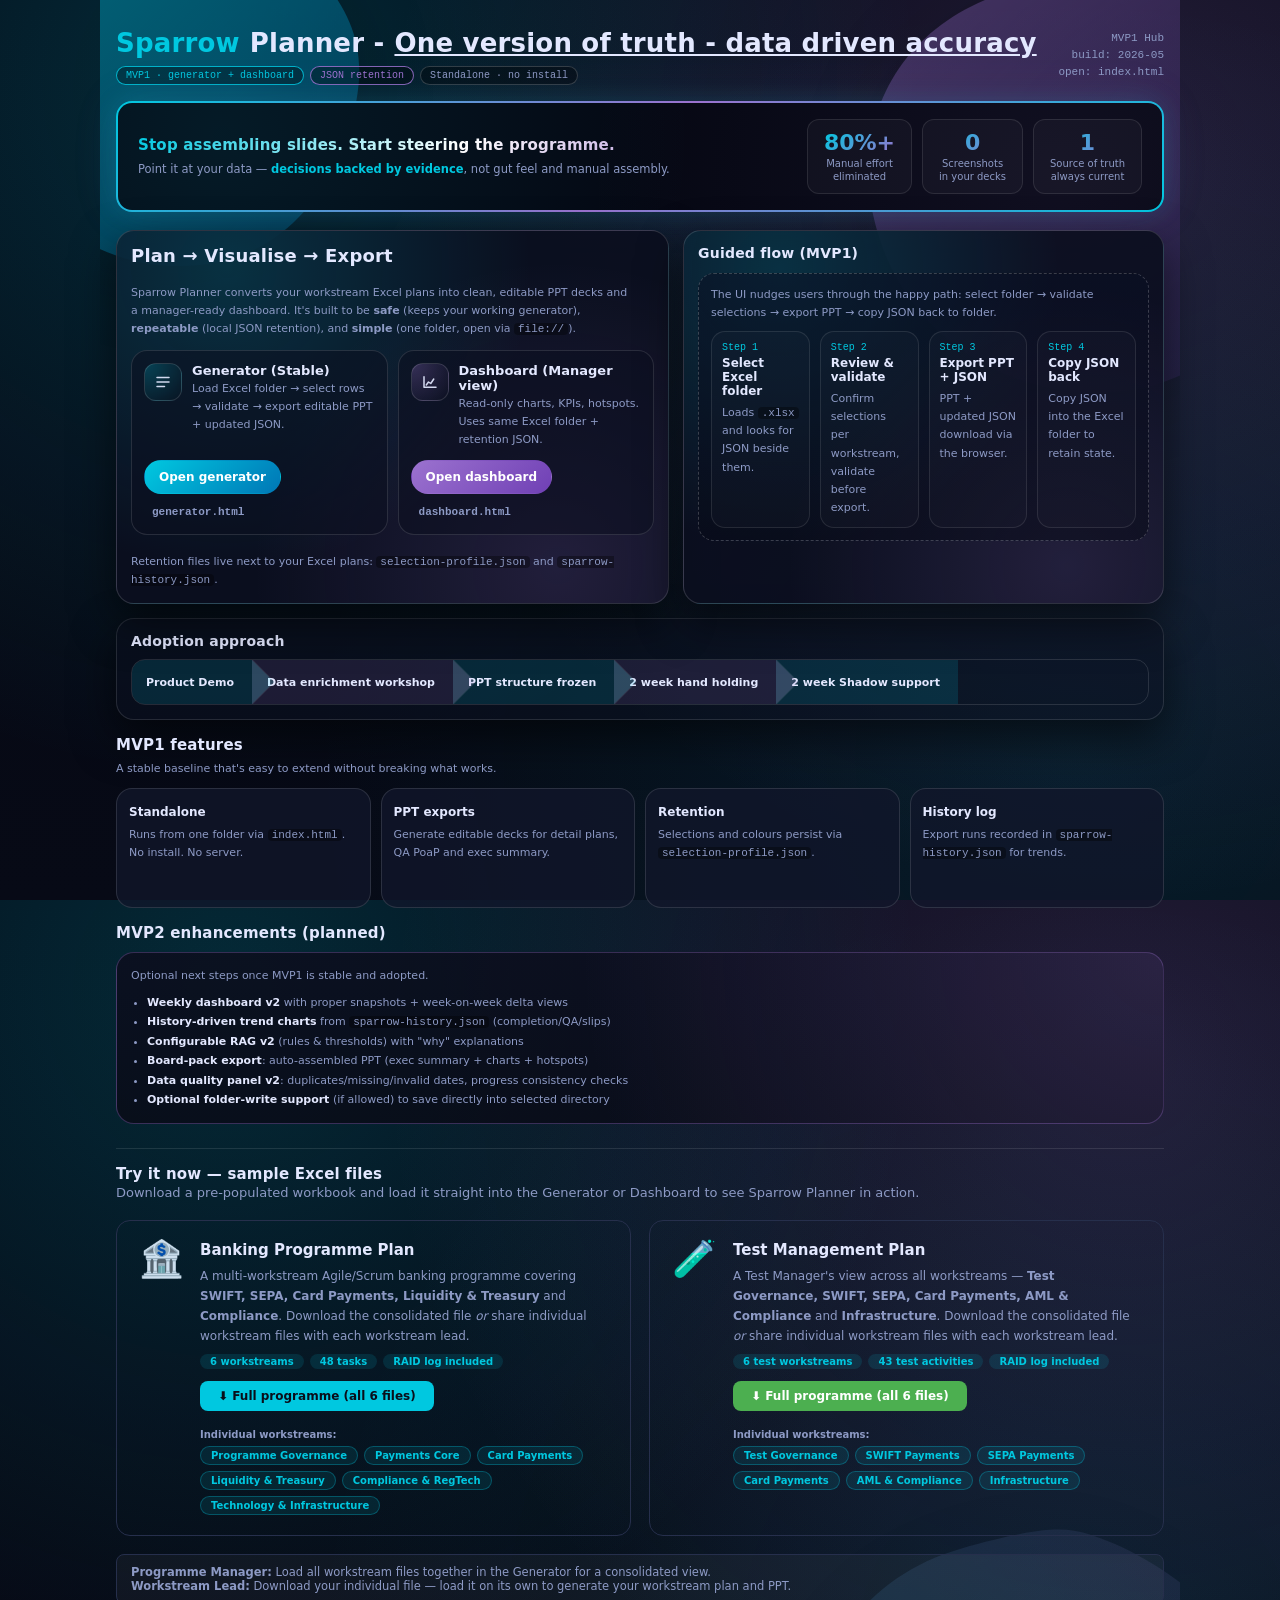
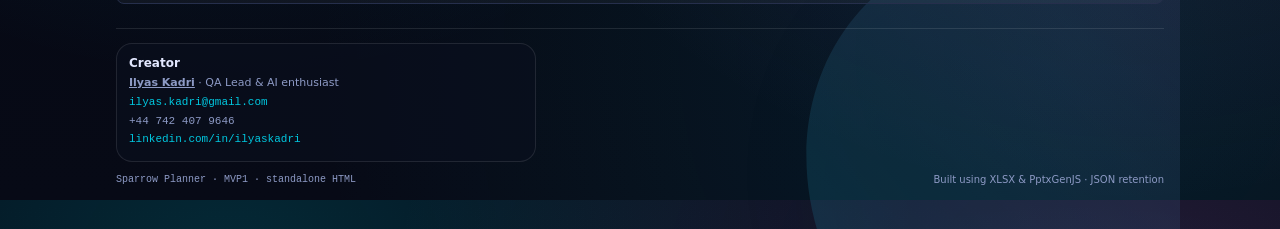
<file: index.html>
<!DOCTYPE html>
<html lang="en">
<head>
<meta charset="UTF-8"/>
<meta name="viewport" content="width=device-width,initial-scale=1.0"/>
<title>Sparrow Planner · MVP1 Hub</title>

<!-- Shared + page-specific CSS -->
<link rel="stylesheet" href="css/sparrow-theme.css"/>
<link rel="stylesheet" href="css/index.css"/>
</head>

<body>
<div class="container">
  <!-- Decorative shapes -->
  <div class="bg-shapes" aria-hidden="true">
    <svg class="s1" viewBox="0 0 400 400" xmlns="http://www.w3.org/2000/svg">
      <defs>
        <linearGradient id="g1" x1="0" y1="0" x2="1" y2="1">
          <stop offset="0" stop-color="#00c8e0" stop-opacity=".85"/>
          <stop offset="1" stop-color="#0077b6" stop-opacity=".55"/>
        </linearGradient>
      </defs>
      <path d="M265,35 C330,70 385,120 380,190 C375,260 330,350 240,365 C150,380 70,330 40,250 C10,170 60,90 135,55 C210,20 220,20 265,35 Z" fill="url(#g1)"/>
    </svg>

    <svg class="s2" viewBox="0 0 520 520" xmlns="http://www.w3.org/2000/svg">
      <defs>
        <linearGradient id="g2" x1="0" y1="0" x2="1" y2="1">
          <stop offset="0" stop-color="#9b72cf" stop-opacity=".80"/>
          <stop offset="1" stop-color="#4a2a8a" stop-opacity=".35"/>
        </linearGradient>
      </defs>
      <path d="M330,55 C415,90 500,165 490,255 C480,345 420,455 310,470 C200,485 95,425 60,320 C25,215 70,120 165,80 C260,40 275,40 330,55 Z" fill="url(#g2)"/>
    </svg>

    <svg class="s3" viewBox="0 0 560 560" xmlns="http://www.w3.org/2000/svg">
      <defs>
        <linearGradient id="g3" x1="0" y1="1" x2="1" y2="0">
          <stop offset="0" stop-color="#00c8e0" stop-opacity=".40"/>
          <stop offset="1" stop-color="#9b72cf" stop-opacity=".25"/>
        </linearGradient>
      </defs>
      <path d="M355,85 C445,125 540,220 520,320 C500,420 410,520 290,530 C170,540 70,460 50,340 C30,220 95,120 200,90 C305,60 315,70 355,85 Z" fill="url(#g3)"/>
    </svg>
  </div>

  <header>
    <div class="brand">
      <div class="brand-title"><span>Sparrow</span> Planner -<b> <u> One version of truth - data driven accuracy</u></b> </div>
      <div class="pills">
        <div class="pill a">MVP1 · generator + dashboard</div>
        <div class="pill b">JSON retention</div>
        <div class="pill">Standalone · no install</div>
      </div>
    </div>
    <div class="build">
      <div>MVP1 Hub</div>
      <div class="mono">build: 2026‑05</div>
      <div class="mono">open: index.html</div>
    </div>
  </header>

  <!-- ===== THE SHIFT — Compact Value Block ===== -->
  <section class="value-block" aria-label="Why Sparrow">
    <div class="value-block-inner">
      <div class="value-tagline">
        <div class="value-headline">Stop assembling slides. Start steering the programme.</div>
        <div class="value-sub">
          Point it at your data — <em>decisions backed by evidence</em>, not gut feel and manual assembly.
        </div>
      </div>
      <div class="value-stats">
        <div class="value-stat">
          <div class="num">80%+</div>
          <div class="label">Manual effort<br/>eliminated</div>
        </div>
        <div class="value-stat">
          <div class="num">0</div>
          <div class="label">Screenshots<br/>in your decks</div>
        </div>
        <div class="value-stat">
          <div class="num">1</div>
          <div class="label">Source of truth<br/>always current</div>
        </div>
      </div>
    </div>
  </section>

  <!-- TOP STRIP: Left = Plan→Visualise→Export, Right = Guided flow (MVP1) -->
  <section class="top-strip" aria-label="Top strip">
    <!-- Left -->
    <div class="top-card">
      <div class="top-title">
        <h1>Plan → Visualise → Export</h1>
      </div>

      <div class="top-sub">
        Sparrow Planner converts your workstream Excel plans into clean, editable PPT decks and a manager-ready dashboard.
        It's built to be <b>safe</b> (keeps your working generator), <b>repeatable</b> (local JSON retention), and <b>simple</b>
        (one folder, open via <code>file://</code>).
      </div>

      <div class="actions-compact" aria-label="Navigation">
        <div class="action-card">
          <div class="action-head">
            <div class="icon" aria-hidden="true">
              <svg width="18" height="18" viewBox="0 0 24 24" fill="none">
                <path d="M4 6h16M4 12h16M4 18h10" stroke="rgba(227,232,255,.92)" stroke-width="2" stroke-linecap="round"/>
              </svg>
            </div>
            <div style="min-width:0">
              <div class="action-title">Generator (Stable)</div>
              <div class="action-desc">
                Load Excel folder → select rows → validate → export editable PPT + updated JSON.
              </div>
            </div>
          </div>
          <div class="action-buttons">
            <button class="btn primary" onclick="openTool('generator.html')">Open generator</button>
            <button class="btn ghost mono" onclick="openTool('generator.html')">generator.html</button>
          </div>
        </div>

        <div class="action-card">
          <div class="action-head">
            <div class="icon purple" aria-hidden="true">
              <svg width="18" height="18" viewBox="0 0 24 24" fill="none">
                <path d="M4 19V5M4 19h16" stroke="rgba(227,232,255,.92)" stroke-width="2" stroke-linecap="round"/>
                <path d="M7 16l3-4 3 2 4-6" stroke="rgba(227,232,255,.92)" stroke-width="2" stroke-linecap="round" stroke-linejoin="round"/>
              </svg>
            </div>
            <div style="min-width:0">
              <div class="action-title">Dashboard (Manager view)</div>
              <div class="action-desc">
                Read‑only charts, KPIs, hotspots. Uses same Excel folder + retention JSON.
              </div>
            </div>
          </div>
          <div class="action-buttons">
            <button class="btn secondary" onclick="openTool('dashboard.html')">Open dashboard</button>
            <button class="btn ghost mono" onclick="openTool('dashboard.html')">dashboard.html</button>
          </div>
        </div>
      </div>

      <div class="top-sub">
        Retention files live next to your Excel plans:
        <code>selection-profile.json</code> and <code>sparrow-history.json</code>.
      </div>
    </div>

    <!-- Right -->
    <div class="top-card">
      <div class="top-title">
        <h2>Guided flow (MVP1)</h2>
      </div>

      <div class="howto" aria-label="How to use (guided flow)">
        <div class="hint">
          The UI nudges users through the happy path: select folder → validate selections → export PPT → copy JSON back to folder.
        </div>

        <div class="steps">
          <div class="step">
            <div class="id">Step 1</div>
            <div class="t">Select Excel folder</div>
            <div class="d">Loads <code>.xlsx</code> and looks for JSON beside them.</div>
          </div>
          <div class="step">
            <div class="id">Step 2</div>
            <div class="t">Review & validate</div>
            <div class="d">Confirm selections per workstream, validate before export.</div>
          </div>
          <div class="step">
            <div class="id">Step 3</div>
            <div class="t">Export PPT + JSON</div>
            <div class="d">PPT + updated JSON download via the browser.</div>
          </div>
          <div class="step">
            <div class="id">Step 4</div>
            <div class="t">Copy JSON back</div>
            <div class="d">Copy JSON into the Excel folder to retain state.</div>
          </div>
        </div>
      </div>
    </div>
  </section>

  <!-- Adoption approach -->
  <section class="adoption-wrap" aria-label="Adoption approach">
    <div class="adoption-title">Adoption approach</div>
    <div class="chevrons" role="list">
      <div class="chev" role="listitem">Product Demo</div>
      <div class="chev" role="listitem">Data enrichment workshop</div>
      <div class="chev" role="listitem">PPT structure frozen</div>
      <div class="chev" role="listitem">2 week hand holding</div>
      <div class="chev" role="listitem">2 week Shadow support</div>
    </div>
  </section>

  <!-- MVP1 Features -->
  <section class="section" aria-label="MVP1 Features">
    <h2>MVP1 features</h2>
    <div class="hint">A stable baseline that's easy to extend without breaking what works.</div>

    <div class="feature-grid">
      <div class="feature">
        <b>Standalone</b>
        <p>Runs from one folder via <code>index.html</code>. No install. No server.</p>
      </div>
      <div class="feature">
        <b>PPT exports</b>
        <p>Generate editable decks for detail plans, QA PoaP and exec summary.</p>
      </div>
      <div class="feature">
        <b>Retention</b>
        <p>Selections and colours persist via <code>selection-profile.json</code>.</p>
      </div>
      <div class="feature">
        <b>History log</b>
        <p>Export runs recorded in <code>sparrow-history.json</code> for trends.</p>
      </div>
    </div>
  </section>

  <!-- MVP2 -->
  <section class="section" aria-label="MVP2 enhancements">
    <h2>MVP2 enhancements (planned)</h2>
    <div class="roadmap">
      <div class="hint">Optional next steps once MVP1 is stable and adopted.</div>
      <ul>
        <li><b>Weekly dashboard v2</b> with proper snapshots + week-on-week delta views</li>
        <li><b>History-driven trend charts</b> from <code>sparrow-history.json</code> (completion/QA/slips)</li>
        <li><b>Configurable RAG v2</b> (rules & thresholds) with "why" explanations</li>
        <li><b>Board-pack export</b>: auto-assembled PPT (exec summary + charts + hotspots)</li>
        <li><b>Data quality panel v2</b>: duplicates/missing/invalid dates, progress consistency checks</li>
        <li><b>Optional folder-write support</b> (if allowed) to save directly into selected directory</li>
      </ul>
    </div>
  </section>

  <div class="hr"></div>

  <!-- ── Sample Files ── -->
  <section class="section samples-section" aria-label="Sample Excel files">
    <h2>Try it now — sample Excel files</h2>
    <p class="samples-intro">Download a pre-populated workbook and load it straight into the Generator or Dashboard to see Sparrow Planner in action.</p>
    <div class="samples-grid">

      <div class="sample-card">
        <div class="sample-icon">🏦</div>
        <div class="sample-body">
          <h3>Banking Programme Plan</h3>
          <p class="sample-desc">
            A multi-workstream Agile/Scrum banking programme covering <b>SWIFT, SEPA, Card Payments, Liquidity &amp; Treasury</b> and <b>Compliance</b>.
            Download the consolidated file <em>or</em> share individual workstream files with each workstream lead.
          </p>
          <ul class="sample-tags">
            <li>6 workstreams</li><li>48 tasks</li><li>RAID log included</li>
          </ul>
          <a class="btn-sample" href="samples/Sample1_All_Workstreams.zip" download>⬇ Full programme (all 6 files)</a>
          <div class="sample-ws-links">
            <span class="sample-ws-label">Individual workstreams:</span>
            <a href="samples/sample1/Programme_Governance.xlsx" download>Programme Governance</a>
            <a href="samples/sample1/Payments_Core.xlsx" download>Payments Core</a>
            <a href="samples/sample1/Card_Payments.xlsx" download>Card Payments</a>
            <a href="samples/sample1/Liquidity_Treasury.xlsx" download>Liquidity &amp; Treasury</a>
            <a href="samples/sample1/Compliance_RegTech.xlsx" download>Compliance &amp; RegTech</a>
            <a href="samples/sample1/Technology_Infrastructure.xlsx" download>Technology &amp; Infrastructure</a>
          </div>
        </div>
      </div>

      <div class="sample-card">
        <div class="sample-icon">🧪</div>
        <div class="sample-body">
          <h3>Test Management Plan</h3>
          <p class="sample-desc">
            A Test Manager's view across all workstreams — <b>Test Governance, SWIFT, SEPA, Card Payments, AML &amp; Compliance</b> and <b>Infrastructure</b>.
            Download the consolidated file <em>or</em> share individual workstream files with each workstream lead.
          </p>
          <ul class="sample-tags">
            <li>6 test workstreams</li><li>43 test activities</li><li>RAID log included</li>
          </ul>
          <a class="btn-sample btn-sample--green" href="samples/Sample2_All_Workstreams.zip" download>⬇ Full programme (all 6 files)</a>
          <div class="sample-ws-links">
            <span class="sample-ws-label">Individual workstreams:</span>
            <a href="samples/sample2/Test_Governance.xlsx" download>Test Governance</a>
            <a href="samples/sample2/SWIFT_Payments.xlsx" download>SWIFT Payments</a>
            <a href="samples/sample2/SEPA_Payments.xlsx" download>SEPA Payments</a>
            <a href="samples/sample2/Card_Payments.xlsx" download>Card Payments</a>
            <a href="samples/sample2/AML_Compliance.xlsx" download>AML &amp; Compliance</a>
            <a href="samples/sample2/Infrastructure.xlsx" download>Infrastructure</a>
          </div>
        </div>
      </div>

    </div>
    <p class="samples-hint">
      <b>Programme Manager:</b> Load all workstream files together in the Generator for a consolidated view.<br/>
      <b>Workstream Lead:</b> Download your individual file — load it on its own to generate your workstream plan and PPT.
    </p>
  </section>

  <div class="hr"></div>

  <section class="footer-single" aria-label="Credits">
    <div class="footer-block">
      <h3>Creator</h3>
      <p>
        <b><u>Ilyas Kadri</u></b> · QA Lead &amp; AI enthusiast<br/>
        <span class="mono"><a href="mailto:ilyas.kadri@gmail.com">ilyas.kadri@gmail.com</a></span><br/>
        <span class="mono">+44 742 407 9646</span><br/>
        <span class="mono"><a href="https://www.linkedin.com/in/ilyaskadri/" target="_blank" rel="noopener">linkedin.com/in/ilyaskadri</a></span>
      </p>
    </div>
  </section>

  <div class="footer-meta">
    <div class="mono">Sparrow Planner · MVP1 · standalone HTML</div>
    <div>Built using XLSX &amp; PptxGenJS · JSON retention </div>
  </div>
</div>

<script>
function openTool(fileName){
  window.location.href = fileName;
}
</script>
</body>
</html>
</file>
<file: css/sparrow-theme.css>
/* ===== sparrow-theme.css =====
   Shared design tokens, reset, buttons, badges, inputs.
   Linked by index.html + generator.html.
   ===== */

/* — Design Tokens — */
:root {
  /* Backgrounds */
  --bg:  #050712;
  --bg0: #050712;
  --bg1: #070a16;
  --bg2: #070a16;

  /* Panels */
  --panel:  #0b0f1f;
  --panel2: #11162b;
  --panel3: #151a30;

  /* Borders & accents */
  --border:  #262f4c;
  --accent:  #00c8e0;
  --accent2: #9b72cf;

  /* Text */
  --text:   #e3e8ff;
  --muted:  #8d9ac5;
  --danger: #ff4d5e;
  --green:  #52b788;
  --amber:  #f4a261;

  /* Fonts */
  --mono: "DM Mono", ui-monospace, Menlo, Consolas, "Courier New", monospace;
  --sans: "DM Sans", system-ui, -apple-system, BlinkMacSystemFont, "Segoe UI", sans-serif;
  --head: "Syne", system-ui, sans-serif;

  /* Layout */
  --r:      18px;
  --shadow: 0 18px 44px rgba(0,0,0,.55);
}

/* — Reset — */
*, *::before, *::after { box-sizing: border-box; margin: 0; padding: 0; }
html, body { height: 100%; }

body {
  min-height: 100vh;
  color: var(--text);
  font-family: var(--sans);
}

a { color: var(--accent); text-decoration: none; }

code {
  font-family: var(--mono);
  font-size: 11px;
  background: rgba(0,0,0,.35);
  padding: 0 4px;
  border-radius: 4px;
}

/* — Buttons — */
button, .btn {
  cursor: pointer;
  border-radius: 999px;
  border: 1px solid transparent;
  padding: 7px 13px;
  font-size: 12px;
  font-weight: 600;
  font-family: var(--sans);
  display: inline-flex;
  align-items: center;
  gap: 6px;
}
.btn { padding: 9px 14px; font-weight: 700; gap: 8px; }

button.primary,   .btn.primary   { background: linear-gradient(135deg, #00c8e0, #0077b6); color: #fff; }
button.secondary, .btn.secondary { background: linear-gradient(135deg, #9b72cf, #7040b5); color: #fff; }
button.outline,   .btn.outline   { background: transparent; border-color: rgba(255,255,255,.22); color: var(--text); }
button.ghost,     .btn.ghost     { background: transparent; border: none; color: var(--muted); font-size: 11px; padding: 4px 8px; }
button.danger,    .btn.danger    { background: transparent; border-color: rgba(255,77,94,.7); color: var(--danger); }

/* — Badges — */
.badge {
  font-size: 9px;
  padding: 2px 7px;
  border-radius: 10px;
  font-weight: 600;
  border: 1px solid rgba(255,255,255,.2);
  white-space: nowrap;
}
.badge.ok   { color: var(--green);  border-color: rgba(82,183,136,.7); }
.badge.err  { color: var(--danger); border-color: rgba(255,77,94,.7); }
.badge.info { color: var(--accent); border-color: rgba(0,200,224,.7); }

/* — Inputs — */
label {
  display: block;
  font-size: 10px;
  font-weight: 700;
  color: var(--muted);
  letter-spacing: .4px;
  text-transform: uppercase;
  margin-bottom: 3px;
}
input[type=text],
input[type=number],
select,
textarea {
  width: 100%;
  border-radius: 10px;
  border: 1px solid var(--border);
  background: var(--panel2);
  color: var(--text);
  font-size: 12px;
  padding: 7px 8px;
  font-family: var(--sans);
}
textarea { min-height: 60px; resize: vertical; }

/* — Utility — */
.mono { font-family: var(--mono); }
</file>
<file: css/index.css>
/* ===== index.css =====
   Hub-only styles for index.html.
   Requires: sparrow-theme.css (loaded first).
   ===== */

/* — Body background blobs — */
body {
  background:
    radial-gradient(circle at 18% 10%, rgba(0,200,224,.18) 0, transparent 52%),
    radial-gradient(circle at 88% 18%, rgba(155,114,207,.20) 0, transparent 55%),
    radial-gradient(circle at 84% 84%, rgba(0,200,224,.10) 0, transparent 58%),
    linear-gradient(180deg, var(--bg0), var(--bg1));
  min-height: 100vh;
}

/* — Container — */
.container {
  max-width: 1080px;
  margin: 0 auto;
  padding: 28px 16px 44px;
  position: relative;
}

/* — Decorative background shapes — */
.bg-shapes {
  position: absolute; inset: 0;
  pointer-events: none; overflow: hidden;
}
.bg-shapes svg {
  position: absolute;
  opacity: .55;
  filter: drop-shadow(0 14px 42px rgba(0,0,0,.45));
}
.bg-shapes .s1 { left: -140px; top: -120px; width: 420px; }
.bg-shapes .s2 { right: -160px; top: -80px; width: 520px; opacity: .45; }
.bg-shapes .s3 { right: -140px; bottom: -190px; width: 560px; opacity: .40; }

/* — Header / Brand — */
header {
  display: flex;
  justify-content: space-between;
  align-items: flex-start;
  gap: 16px;
  position: relative;
  z-index: 2;
}
.brand {
  display: flex;
  flex-direction: column;
  gap: 8px;
}
.brand-title {
  font-family: var(--head);
  font-weight: 900;
  font-size: 26px;
  letter-spacing: .2px;
  display: flex;
  align-items: center;
  gap: 10px;
}
.brand-title span { color: var(--accent); }

/* — Pills — */
.pills { display: flex; flex-wrap: wrap; gap: 6px; }
.pill {
  display: inline-flex;
  align-items: center;
  gap: 6px;
  font-family: var(--mono);
  font-size: 10px;
  padding: 3px 9px;
  border-radius: 999px;
  border: 1px solid rgba(255,255,255,.18);
  background: rgba(0,0,0,.35);
  color: var(--muted);
}
.pill.a { border-color: rgba(0,200,224,.85); color: var(--accent); }
.pill.b { border-color: rgba(155,114,207,.85); color: var(--accent2); }

/* — Build info — */
.build {
  text-align: right;
  font-family: var(--mono);
  font-size: 11px;
  color: var(--muted);
  line-height: 1.55;
  margin-top: 2px;
}

/* — Sections — */
.section {
  margin-top: 16px;
  position: relative;
  z-index: 2;
}
.section h2 {
  font-family: var(--head);
  font-size: 15px;
  font-weight: 900;
  letter-spacing: .2px;
  margin-bottom: 6px;
}
.section .hint,
.hint {
  font-size: 11px;
  color: var(--muted);
  line-height: 1.6;
}

/* ===== VALUE BLOCK ===== */
.value-block {
  margin-top: 16px;
  position: relative;
  z-index: 2;
  border-radius: 16px;
  padding: 2px;
  background: linear-gradient(135deg, var(--accent), var(--accent2), var(--accent));
  box-shadow:
    0 0 24px rgba(0,200,224,.15),
    0 0 48px rgba(155,114,207,.10);
}
.value-block-inner {
  background:
    radial-gradient(circle at 10% 30%, rgba(0,200,224,.10) 0, transparent 50%),
    radial-gradient(circle at 90% 70%, rgba(155,114,207,.08) 0, transparent 50%),
    var(--bg0);
  border-radius: 14px;
  padding: 16px 20px;
  display: flex;
  align-items: center;
  gap: 24px;
}
@media (max-width: 780px) {
  .value-block-inner { flex-direction: column; gap: 14px; text-align: center; }
}
.value-tagline { flex: 1; min-width: 0; }
.value-headline {
  font-family: var(--head);
  font-weight: 900;
  font-size: 15px;
  letter-spacing: .2px;
  line-height: 1.4;
  background: linear-gradient(135deg, var(--accent), #fff, var(--accent2));
  -webkit-background-clip: text;
  -webkit-text-fill-color: transparent;
  background-clip: text;
}
.value-sub {
  margin-top: 5px;
  font-size: 11.5px;
  color: var(--muted);
  line-height: 1.55;
}
.value-sub em  { color: var(--accent); font-style: normal; font-weight: 700; }
.value-sub strong { color: var(--text); }

/* — Stat cards — */
.value-stats { display: flex; gap: 10px; flex-shrink: 0; }
@media (max-width: 780px) {
  .value-stats { width: 100%; justify-content: center; }
}
.value-stat {
  text-align: center;
  padding: 10px 16px;
  border-radius: 12px;
  border: 1px solid rgba(255,255,255,.10);
  background: rgba(255,255,255,.03);
  min-width: 100px;
}
.value-stat .num {
  font-family: var(--head);
  font-weight: 900;
  font-size: 22px;
  background: linear-gradient(135deg, var(--accent), var(--accent2));
  -webkit-background-clip: text;
  -webkit-text-fill-color: transparent;
  background-clip: text;
}
.value-stat .label {
  margin-top: 2px;
  font-size: 10px;
  color: var(--muted);
  line-height: 1.3;
}

/* ===== TOP STRIP ===== */
.top-strip {
  margin-top: 18px;
  display: grid;
  grid-template-columns: minmax(0, 1.15fr) minmax(0, 1fr);
  gap: 14px;
  align-items: stretch;
  position: relative;
  z-index: 2;
}
@media (max-width: 940px) {
  .top-strip { grid-template-columns: 1fr; }
}
.top-card {
  background:
    radial-gradient(circle at 20% 10%, rgba(0,200,224,.18) 0, transparent 55%),
    radial-gradient(circle at 80% 90%, rgba(155,114,207,.16) 0, transparent 55%),
    rgba(11,15,31,.92);
  border: 1px solid rgba(255,255,255,.14);
  border-radius: var(--r);
  box-shadow: var(--shadow);
  padding: 14px;
  display: flex;
  flex-direction: column;
  gap: 12px;
}
.top-title {
  display: flex;
  justify-content: space-between;
  align-items: flex-start;
  gap: 10px;
}
.top-title h1,
.top-title h2 {
  font-family: var(--head);
  font-weight: 900;
  letter-spacing: .2px;
  margin: 0;
}
.top-title h1 { font-size: 18px; }
.top-title h2 { font-size: 14px; }
.top-sub {
  margin-top: 6px;
  color: var(--muted);
  font-size: 11px;
  line-height: 1.65;
  max-width: 72ch;
}

/* — Action cards — */
.actions-compact {
  display: grid;
  grid-template-columns: 1fr 1fr;
  gap: 10px;
}
@media (max-width: 520px) {
  .actions-compact { grid-template-columns: 1fr; }
}
.action-card {
  height: 100%;
  background: rgba(11,15,31,.55);
  border: 1px solid rgba(255,255,255,.12);
  border-radius: 16px;
  padding: 12px;
  display: flex;
  flex-direction: column;
  justify-content: space-between;
  gap: 10px;
}
.action-head {
  display: flex;
  align-items: flex-start;
  gap: 10px;
}
.icon {
  width: 38px; height: 38px; border-radius: 12px;
  display: grid; place-items: center;
  border: 1px solid rgba(255,255,255,.14);
  background: radial-gradient(circle at top left, rgba(0,200,224,.25), rgba(0,0,0,.10));
  flex-shrink: 0;
}
.icon.purple {
  background: radial-gradient(circle at top left, rgba(155,114,207,.30), rgba(0,0,0,.10));
}
.action-title { font-size: 13px; font-weight: 900; }
.action-desc {
  margin-top: 2px;
  font-size: 11px;
  color: var(--muted);
  line-height: 1.6;
}
.action-buttons {
  display: flex;
  gap: 8px;
  flex-wrap: wrap;
  margin-top: 2px;
}

/* — Guided flow (right card) — */
.howto {
  margin-top: 0;
  background: linear-gradient(180deg, rgba(10,15,35,.55), rgba(8,11,24,.55));
  border: 1px dashed rgba(255,255,255,.20);
  border-radius: 16px;
  padding: 12px;
}
.steps {
  margin-top: 10px;
  display: grid;
  grid-template-columns: repeat(4, minmax(0, 1fr));
  gap: 10px;
}
@media (max-width: 940px) { .steps { grid-template-columns: repeat(2, minmax(0, 1fr)); } }
@media (max-width: 520px) { .steps { grid-template-columns: 1fr; } }
.step {
  border: 1px solid rgba(255,255,255,.10);
  background: rgba(255,255,255,.02);
  border-radius: 14px;
  padding: 10px;
}
.step .id { font-family: var(--mono); font-size: 10px; color: var(--accent); }
.step .t  { margin-top: 3px; font-size: 12px; font-weight: 900; }
.step .d  { margin-top: 6px; font-size: 11px; color: var(--muted); line-height: 1.65; }

/* ===== ADOPTION CHEVRONS ===== */
.adoption-wrap {
  margin-top: 14px;
  background: rgba(11,15,31,.50);
  border: 1px solid rgba(255,255,255,.12);
  border-radius: var(--r);
  box-shadow: var(--shadow);
  padding: 14px;
}
.adoption-title {
  font-family: var(--head);
  font-size: 14px;
  font-weight: 900;
  letter-spacing: .2px;
  margin-bottom: 10px;
}
.chevrons {
  display: flex;
  gap: 0;
  flex-wrap: wrap;
  border-radius: 14px;
  overflow: hidden;
  border: 1px solid rgba(255,255,255,.12);
}
.chev {
  position: relative;
  padding: 10px 18px 10px 14px;
  background: rgba(0,200,224,.14);
  color: var(--text);
  font-size: 11px;
  font-weight: 800;
  display: flex;
  align-items: center;
  min-height: 44px;
}
.chev:nth-child(2n) { background: rgba(155,114,207,.14); }
.chev + .chev { border-left: 1px solid rgba(255,255,255,.10); }
.chev:after {
  content: "";
  position: absolute;
  top: 0; right: -22px;
  width: 0; height: 0;
  border-top: 22px solid transparent;
  border-bottom: 22px solid transparent;
  border-left: 22px solid rgba(0,200,224,.14);
  z-index: 2;
}
.chev:nth-child(2n):after { border-left-color: rgba(155,114,207,.14); }
.chev:before {
  content: "";
  position: absolute;
  top: 0; right: -23px;
  width: 0; height: 0;
  border-top: 22px solid transparent;
  border-bottom: 22px solid transparent;
  border-left: 22px solid rgba(255,255,255,.10);
  z-index: 1;
}
.chev:last-child:after,
.chev:last-child:before { display: none; }
@media (max-width: 940px) {
  .chevrons { flex-direction: column; border-radius: 14px; }
  .chev { padding: 12px 14px; }
  .chev:after, .chev:before { display: none; }
  .chev + .chev { border-left: none; border-top: 1px solid rgba(255,255,255,.10); }
}

/* ===== FEATURE GRID ===== */
.feature-grid {
  margin-top: 10px;
  display: grid;
  grid-template-columns: repeat(4, minmax(0, 1fr));
  gap: 10px;
}
@media (max-width: 940px) { .feature-grid { grid-template-columns: repeat(2, minmax(0, 1fr)); } }
@media (max-width: 520px) { .feature-grid { grid-template-columns: 1fr; } }
.feature {
  background: rgba(17,22,43,.78);
  border: 1px solid rgba(255,255,255,.12);
  border-radius: 16px;
  padding: 12px;
  min-height: 120px;
}
.feature b { font-size: 12px; }
.feature p {
  margin-top: 6px;
  font-size: 11px;
  color: var(--muted);
  line-height: 1.65;
}

/* ===== MVP2 ROADMAP ===== */
.roadmap {
  margin-top: 10px;
  padding: 14px;
  border-radius: 18px;
  border: 1px solid rgba(155,114,207,.32);
  background:
    radial-gradient(circle at top right, rgba(155,114,207,.20) 0, transparent 55%),
    linear-gradient(180deg, rgba(12,14,30,.88), rgba(9,12,24,.88));
}
.roadmap ul {
  margin: 8px 0 0 16px;
  color: var(--muted);
  font-size: 11px;
  line-height: 1.75;
}
.roadmap li b { color: var(--text); }

/* ===== FOOTER ===== */
.hr {
  margin: 24px 0 14px;
  border-top: 1px solid rgba(255,255,255,.10);
  position: relative;
  z-index: 2;
}
.footer-grid {
  display: grid;
  grid-template-columns: 1fr 1fr;
  gap: 14px;
  position: relative;
  z-index: 2;
}
@media (max-width: 820px) { .footer-grid { grid-template-columns: 1fr; } }
.footer-single {
  position: relative;
  z-index: 2;
  max-width: 420px;
}
.footer-block {
  background: rgba(11,15,31,.60);
  border: 1px solid rgba(255,255,255,.10);
  border-radius: 16px;
  padding: 12px;
}
.footer-block h3 {
  font-size: 12px;
  font-weight: 900;
  margin-bottom: 4px;
}
.footer-block p {
  font-size: 11px;
  color: var(--muted);
  line-height: 1.7;
}
.footer-meta {
  margin-top: 12px;
  font-size: 10px;
  color: var(--muted);
  display: flex;
  justify-content: space-between;
  flex-wrap: wrap;
  gap: 8px;
  position: relative;
  z-index: 2;
}
/* ── Sample Files Section ── */
.samples-section { position: relative; z-index: 2; }
.samples-intro {
  font-size: 13px;
  color: var(--muted);
  margin: -4px 0 20px;
}
.samples-grid {
  display: grid;
  grid-template-columns: 1fr 1fr;
  gap: 18px;
  margin-bottom: 18px;
}
@media (max-width: 680px) { .samples-grid { grid-template-columns: 1fr; } }

.sample-card {
  display: flex;
  gap: 16px;
  background: var(--card-bg);
  border: 1px solid var(--border);
  border-radius: 14px;
  padding: 20px 22px;
  transition: box-shadow .2s, transform .2s;
}
.sample-card:hover {
  box-shadow: 0 6px 24px rgba(0,200,224,.18);
  transform: translateY(-2px);
}
.sample-icon { font-size: 36px; flex-shrink: 0; line-height: 1; }
.sample-body { display: flex; flex-direction: column; gap: 8px; }
.sample-body h3 { font-size: 15px; font-weight: 700; margin: 0; color: var(--text); }
.sample-desc { font-size: 12px; color: var(--muted); line-height: 1.65; margin: 0; }
.sample-tags {
  display: flex; flex-wrap: wrap; gap: 6px;
  list-style: none; padding: 0; margin: 0;
}
.sample-tags li {
  background: rgba(0,200,224,.12);
  color: var(--accent);
  border-radius: 20px;
  padding: 2px 10px;
  font-size: 10px;
  font-weight: 600;
}
.btn-sample {
  display: inline-block;
  margin-top: 4px;
  padding: 8px 18px;
  background: var(--accent);
  color: #0a0e1a;
  border-radius: 8px;
  font-size: 12px;
  font-weight: 700;
  text-decoration: none;
  width: fit-content;
  transition: opacity .2s, transform .15s;
}
.btn-sample:hover { opacity: .85; transform: translateY(-1px); }
.btn-sample--green { background: #4caf50; color: #fff; }

.sample-ws-links {
  margin-top: 10px;
  display: flex;
  flex-wrap: wrap;
  align-items: center;
  gap: 6px;
}
.sample-ws-label {
  font-size: 10px;
  color: var(--muted);
  font-weight: 600;
  width: 100%;
}
.sample-ws-links a {
  font-size: 10px;
  font-weight: 600;
  color: var(--accent);
  background: rgba(0,200,224,.10);
  border: 1px solid rgba(0,200,224,.30);
  border-radius: 20px;
  padding: 3px 10px;
  text-decoration: none;
  transition: background .15s;
}
.sample-ws-links a:hover { background: rgba(0,200,224,.22); }

.samples-hint {
  font-size: 11.5px;
  color: var(--muted);
  background: rgba(255,255,255,.04);
  border: 1px solid var(--border);
  border-radius: 8px;
  padding: 10px 14px;
  margin: 0;
}
</file>
